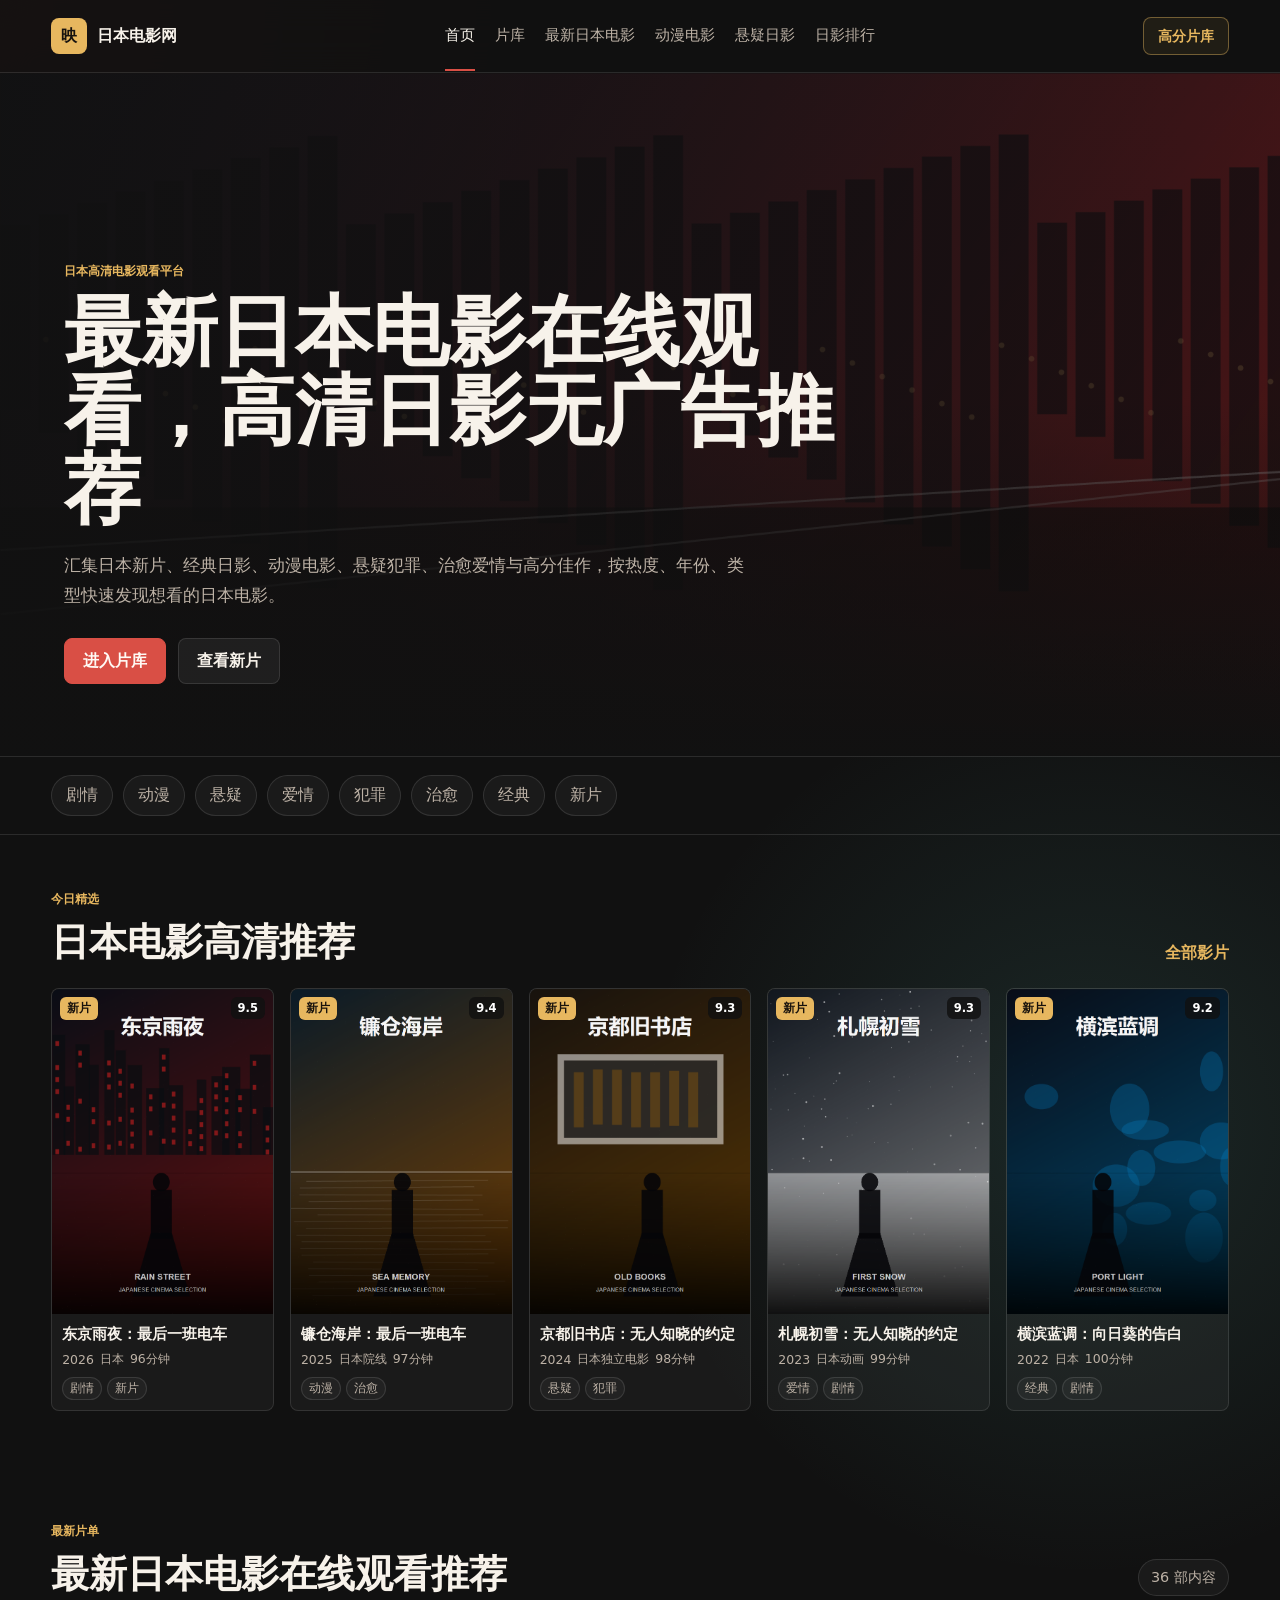
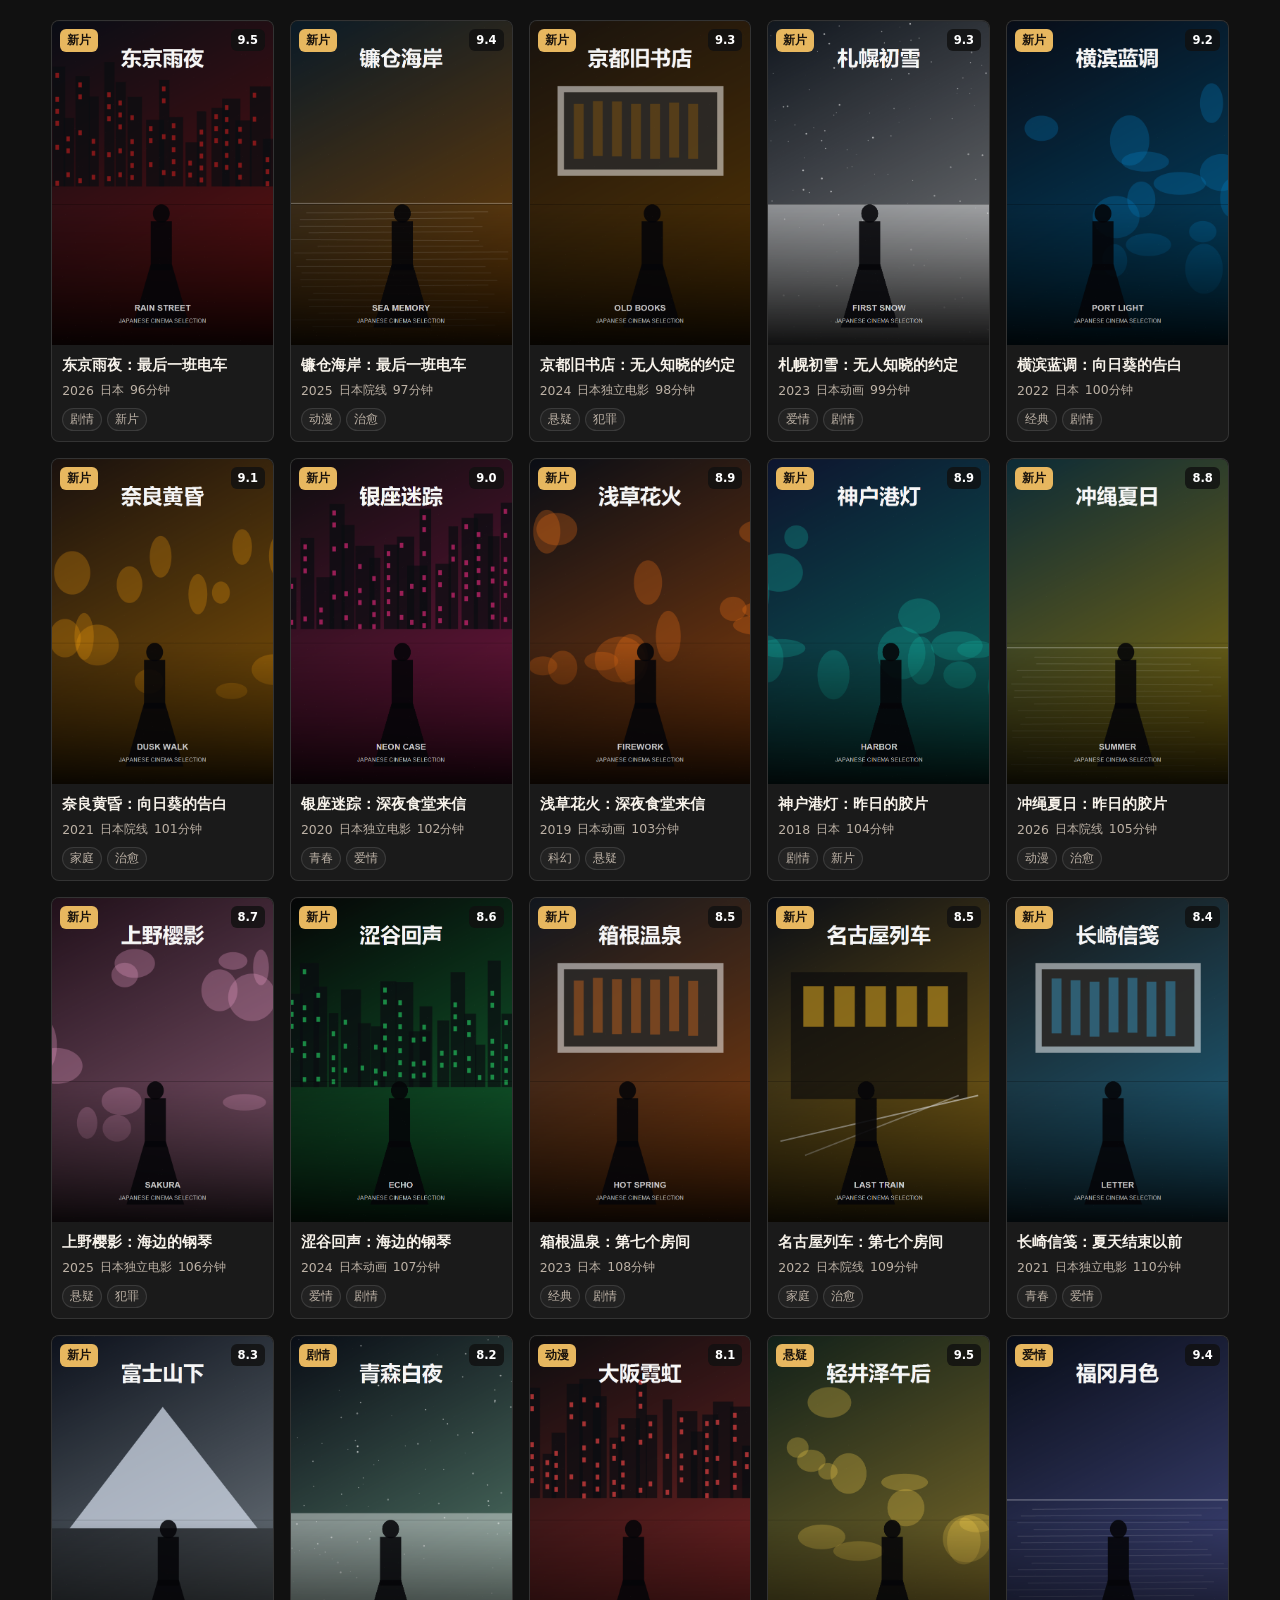
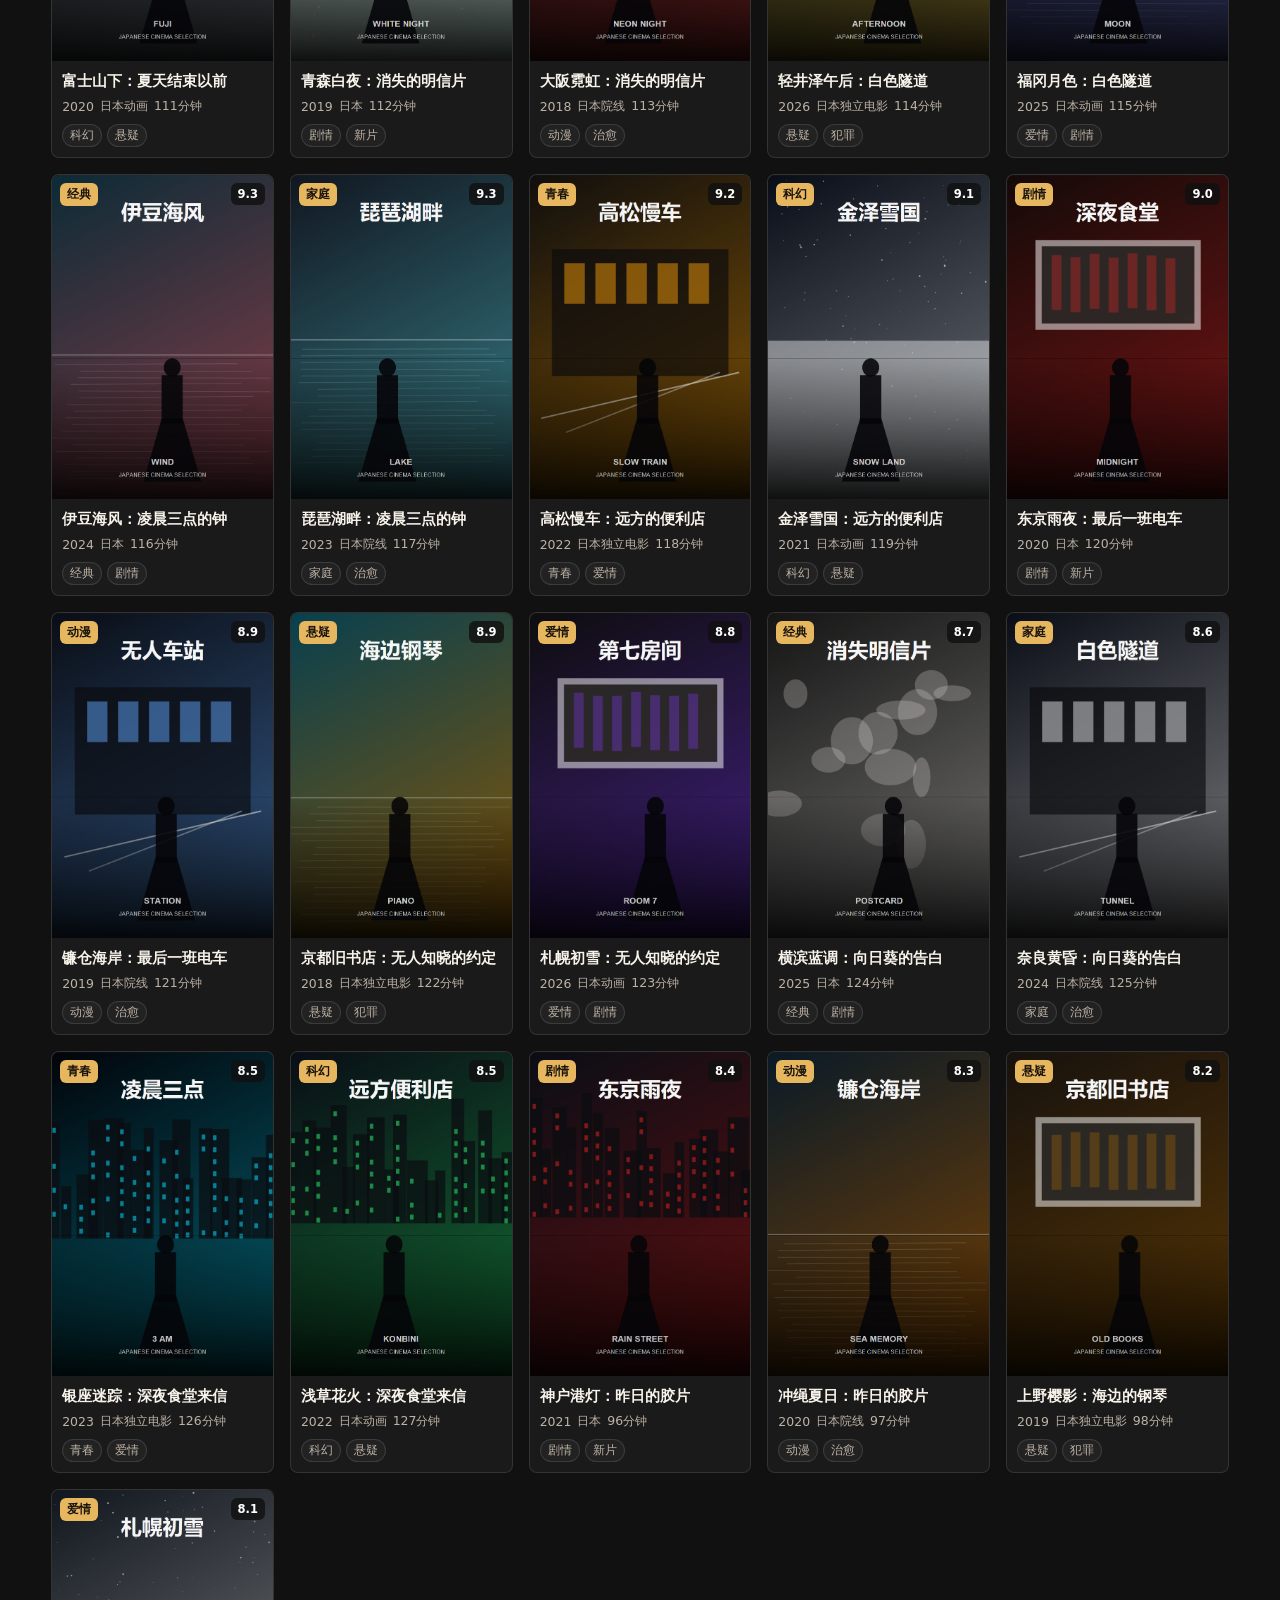
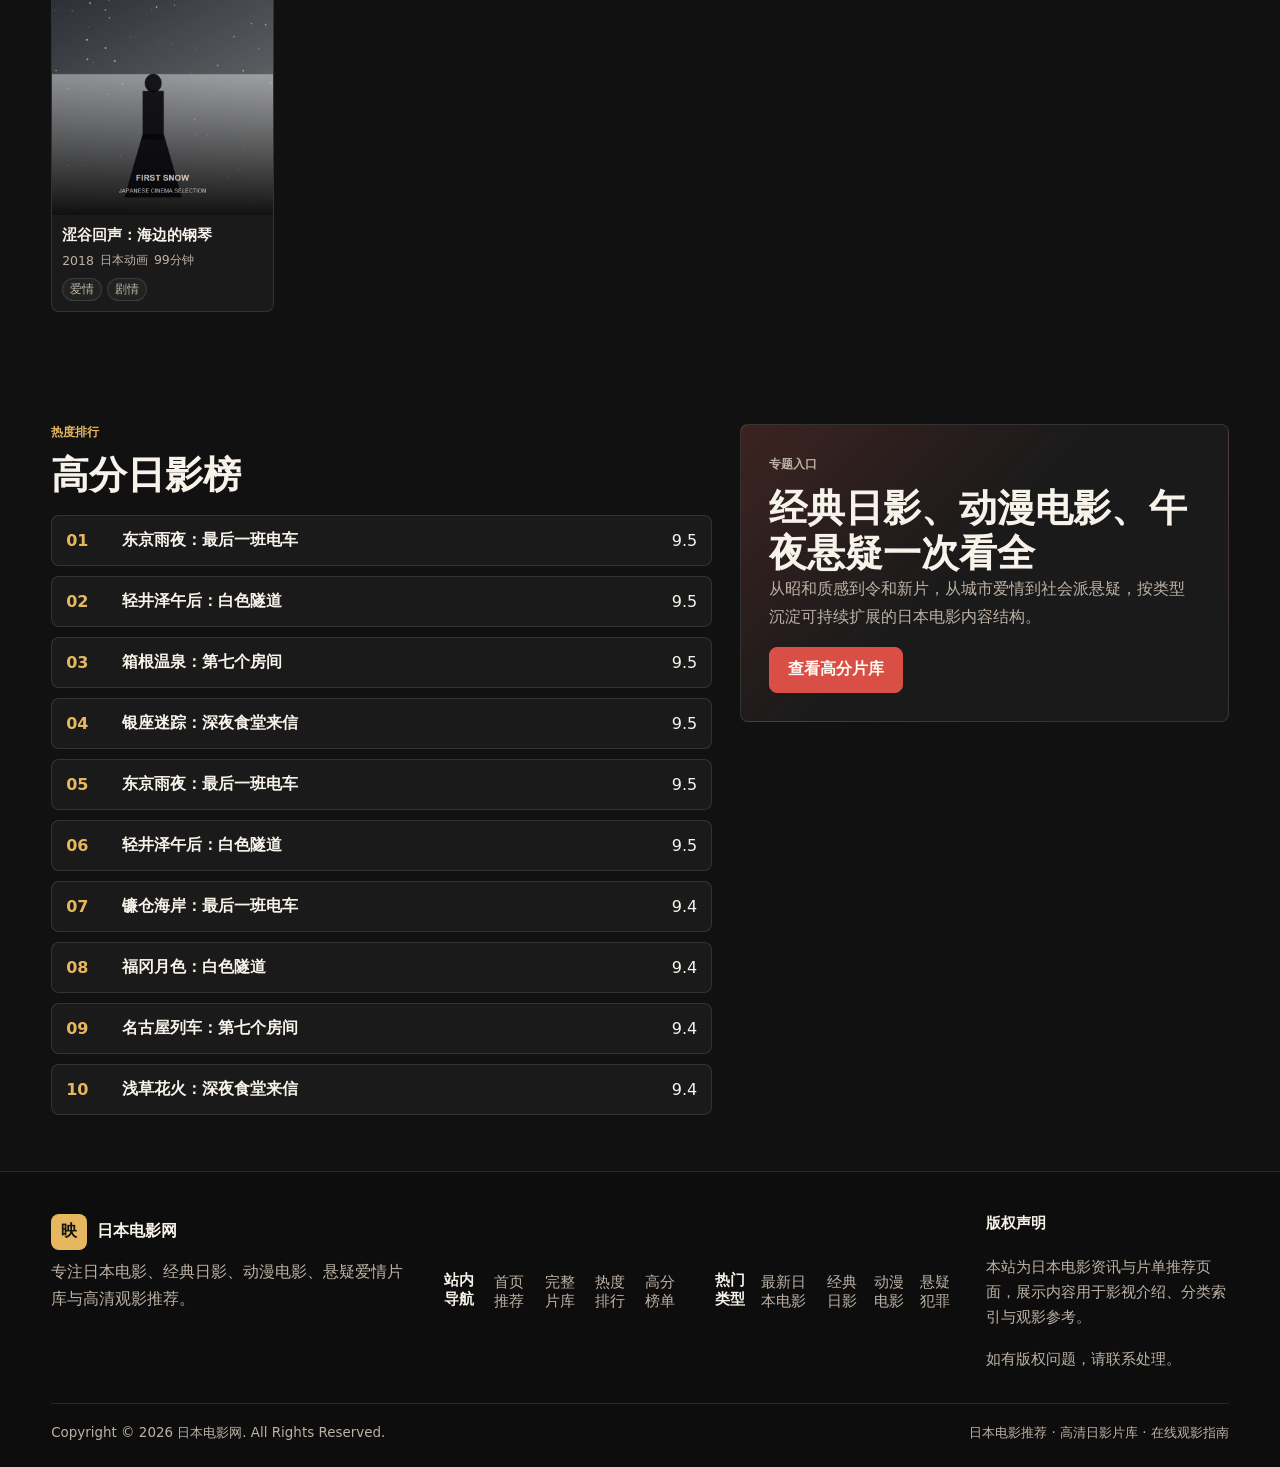
<file: index.html>
<!doctype html>
<html lang="zh-CN">
  <head>
    <meta charset="UTF-8" />
    <meta name="viewport" content="width=device-width, initial-scale=1.0" />
    <title>日本电影网 - 最新日本电影、经典日影、动漫电影在线观看推荐</title>
    <meta
      name="description"
      content="日本电影网精选最新日本电影、经典日影、动漫电影、悬疑电影、爱情电影和高分日本电影在线观看推荐，提供高清片库、剧情简介、演员导演、类型排行与观影指南。"
    />
    <meta
      name="keywords"
      content="日本电影,日本电影网,日本电影在线观看,日本电影推荐,最新日本电影,高清日本电影,经典日影,动漫电影,日本悬疑电影,日本爱情电影,日本电影片库,日影排行"
    />
    <link rel="canonical" href="./" />
    <link rel="stylesheet" href="./styles.css" />
  </head>
  <body data-page="home">
    <header class="site-header">
      <div class="header-inner">
        <a class="brand" href="./index.html" aria-label="日本电影网首页">
          <span class="brand-mark">映</span>
          <span>日本电影网</span>
        </a>
        <nav class="nav-links" aria-label="主导航">
          <a class="active" href="./index.html">首页</a>
          <a href="./library.html">片库</a>
          <a href="./library.html?genre=新片">最新日本电影</a>
          <a href="./library.html?genre=动漫">动漫电影</a>
          <a href="./library.html?genre=悬疑">悬疑日影</a>
          <a href="#rank">日影排行</a>
        </nav>
        <a class="nav-cta" href="./library.html?sort=score">高分片库</a>
      </div>
    </header>

    <main>
      <section class="hero">
        <img src="./assets/hero.png" alt="日本电影高清推荐" />
        <div class="hero-copy">
          <p class="eyebrow">日本高清电影观看平台</p>
          <h1>最新日本电影在线观看，高清日影无广告推荐</h1>
          <p>
            汇集日本新片、经典日影、动漫电影、悬疑犯罪、治愈爱情与高分佳作，按热度、年份、类型快速发现想看的日本电影。
          </p>
          <div class="hero-actions">
            <a class="button primary" href="./library.html">进入片库</a>
            <a class="button ghost" href="#latest">查看新片</a>
          </div>
        </div>
      </section>

      <section class="quick-bar" aria-label="热门分类">
        <a href="./library.html?genre=剧情">剧情</a>
        <a href="./library.html?genre=动漫">动漫</a>
        <a href="./library.html?genre=悬疑">悬疑</a>
        <a href="./library.html?genre=爱情">爱情</a>
        <a href="./library.html?genre=犯罪">犯罪</a>
        <a href="./library.html?genre=治愈">治愈</a>
        <a href="./library.html?genre=经典">经典</a>
        <a href="./library.html?genre=新片">新片</a>
      </section>

      <section class="section">
        <div class="section-head">
          <div>
            <p class="eyebrow">今日精选</p>
            <h2>日本电影高清推荐</h2>
          </div>
          <a class="text-link" href="./library.html">全部影片</a>
        </div>
        <div class="feature-grid" id="featuredMovies"></div>
      </section>

      <section class="section" id="latest">
        <div class="section-head">
          <div>
            <p class="eyebrow">最新片单</p>
            <h2>最新日本电影在线观看推荐</h2>
          </div>
          <span class="count-label" id="homeCount">30+ 部内容</span>
        </div>
        <div class="movie-grid" id="homeMovies"></div>
      </section>

      <section class="section split" id="rank">
        <div>
          <div class="section-head compact">
            <div>
              <p class="eyebrow">热度排行</p>
              <h2>高分日影榜</h2>
            </div>
          </div>
          <ol class="rank-list" id="rankMovies"></ol>
        </div>
        <aside class="topic-panel">
          <p class="eyebrow">专题入口</p>
          <h2>经典日影、动漫电影、午夜悬疑一次看全</h2>
          <p>
            从昭和质感到令和新片，从城市爱情到社会派悬疑，按类型沉淀可持续扩展的日本电影内容结构。
          </p>
          <a class="button primary" href="./library.html?sort=score">查看高分片库</a>
        </aside>
      </section>
    </main>

    <footer class="site-footer">
      <div class="footer-grid">
        <div class="footer-brand">
          <a class="brand" href="./index.html" aria-label="日本电影网首页">
            <span class="brand-mark">映</span>
            <span>日本电影网</span>
          </a>
          <p>专注日本电影、经典日影、动漫电影、悬疑爱情片库与高清观影推荐。</p>
        </div>
        <nav class="footer-column" aria-label="底部导航">
          <strong>站内导航</strong>
          <a href="./index.html">首页推荐</a>
          <a href="./library.html">完整片库</a>
          <a href="./index.html#rank">热度排行</a>
          <a href="./library.html?sort=score">高分榜单</a>
        </nav>
        <nav class="footer-column" aria-label="热门类型">
          <strong>热门类型</strong>
          <a href="./library.html?genre=新片">最新日本电影</a>
          <a href="./library.html?genre=经典">经典日影</a>
          <a href="./library.html?genre=动漫">动漫电影</a>
          <a href="./library.html?genre=悬疑">悬疑犯罪</a>
        </nav>
        <div class="footer-column">
          <strong>版权声明</strong>
          <p>本站为日本电影资讯与片单推荐页面，展示内容用于影视介绍、分类索引与观影参考。</p>
          <p>如有版权问题，请联系处理。</p>
        </div>
      </div>
      <div class="footer-bottom">
        <span>Copyright © 2026 日本电影网. All Rights Reserved.</span>
        <span>日本电影推荐 · 高清日影片库 · 在线观影指南</span>
      </div>
    </footer>

    <script src="./app.js"></script>
  </body>
</html>
</file>
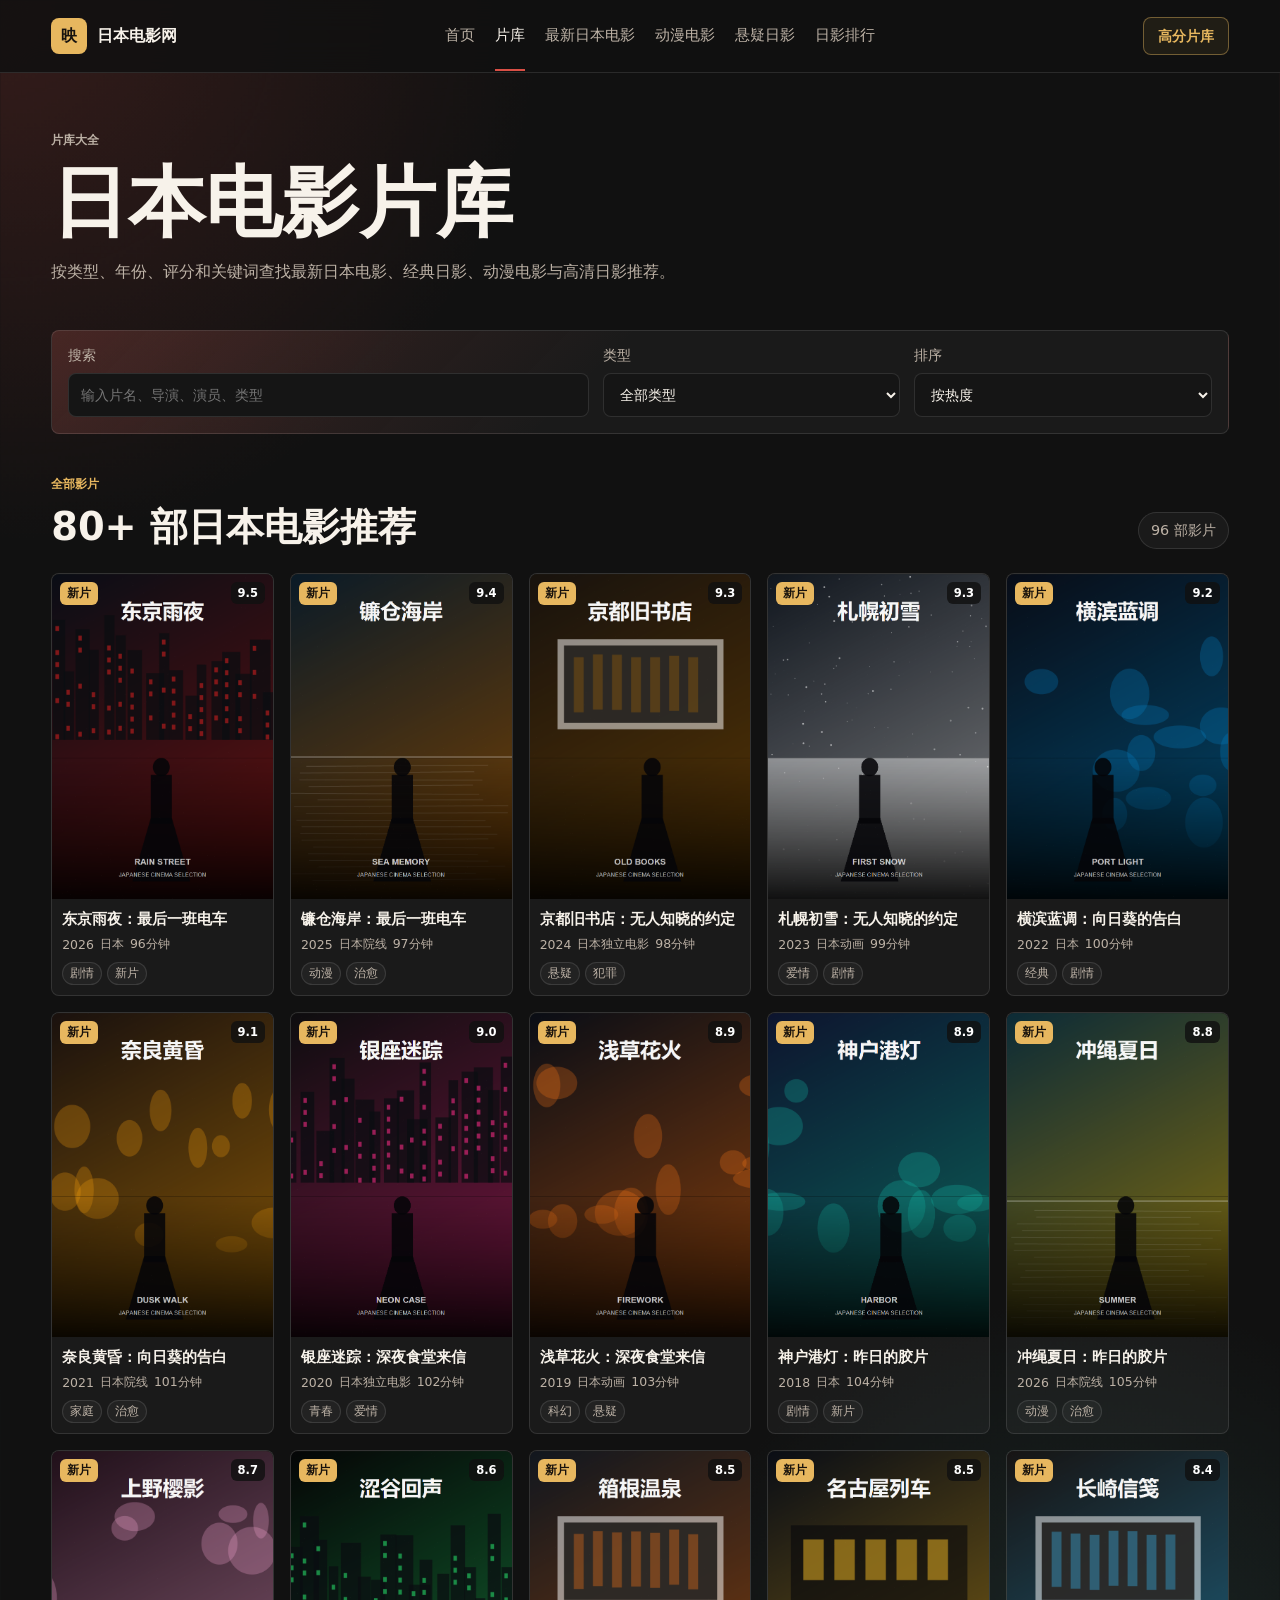
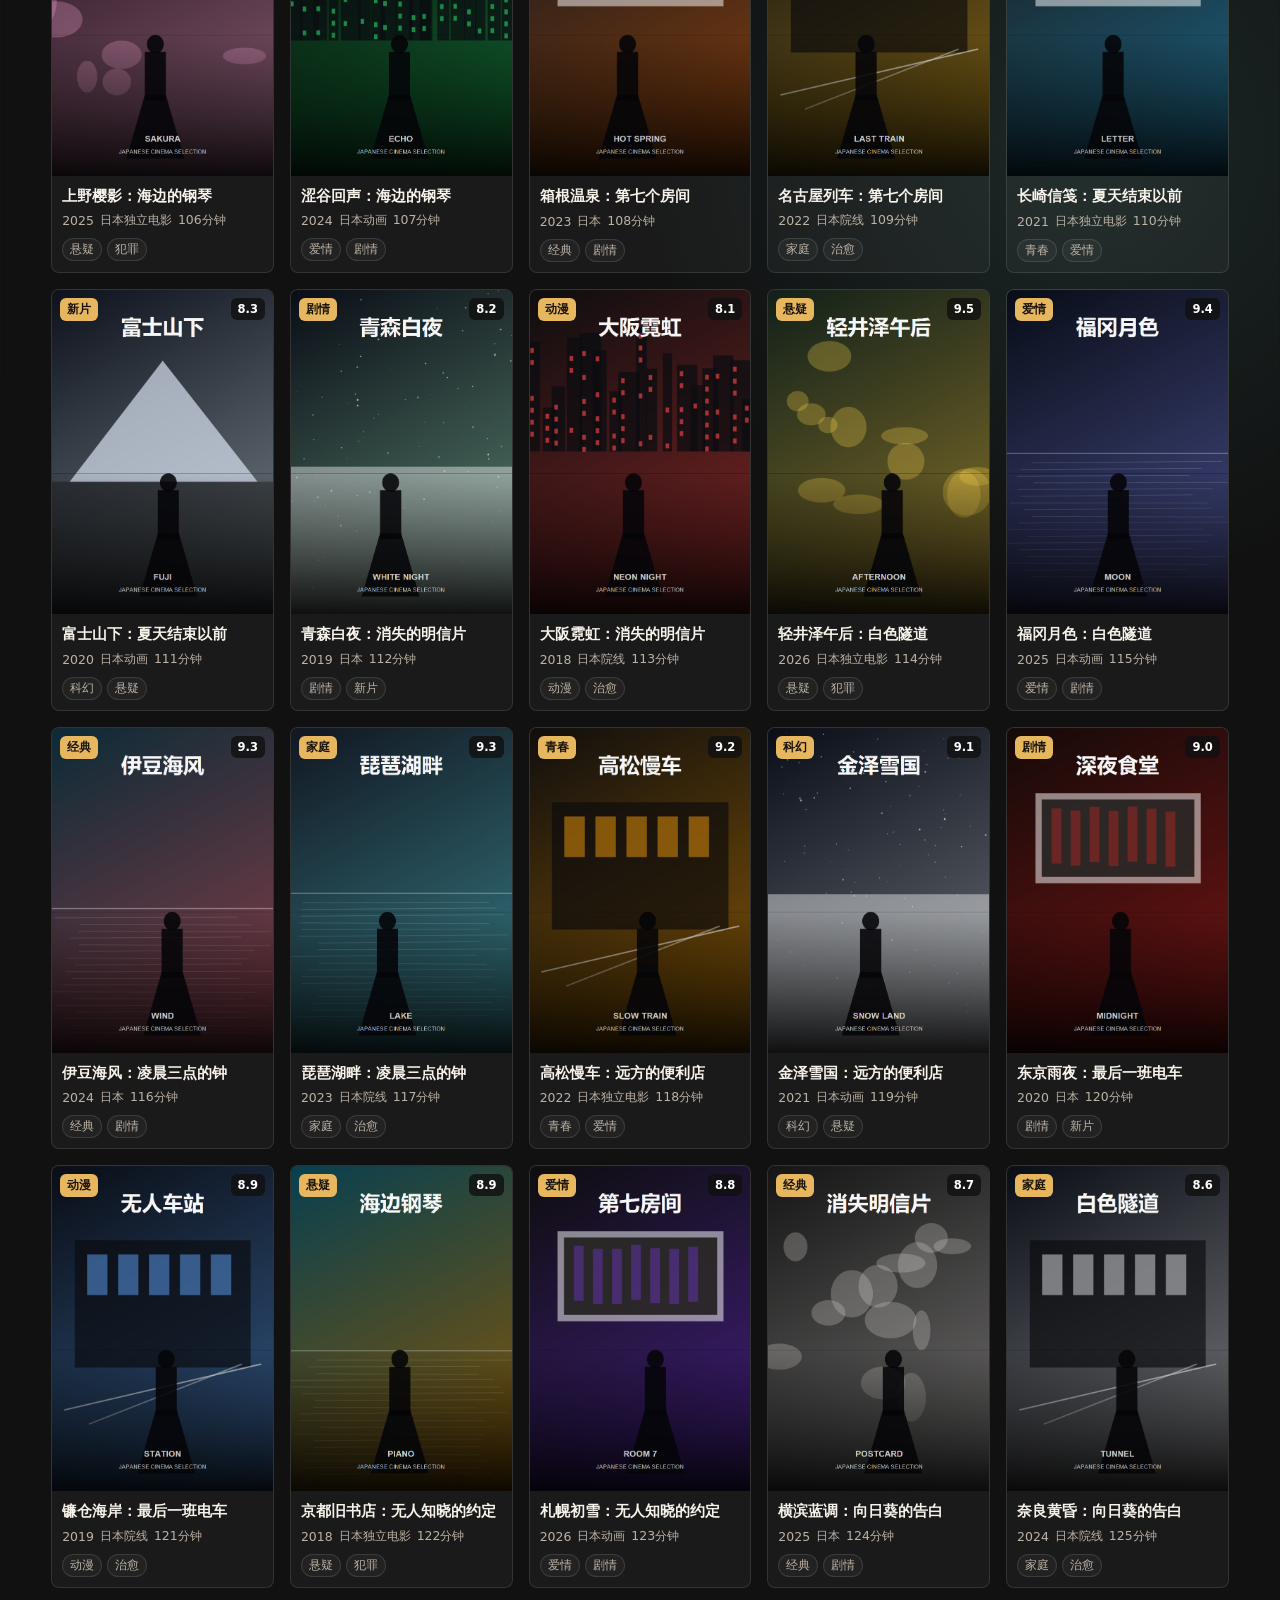
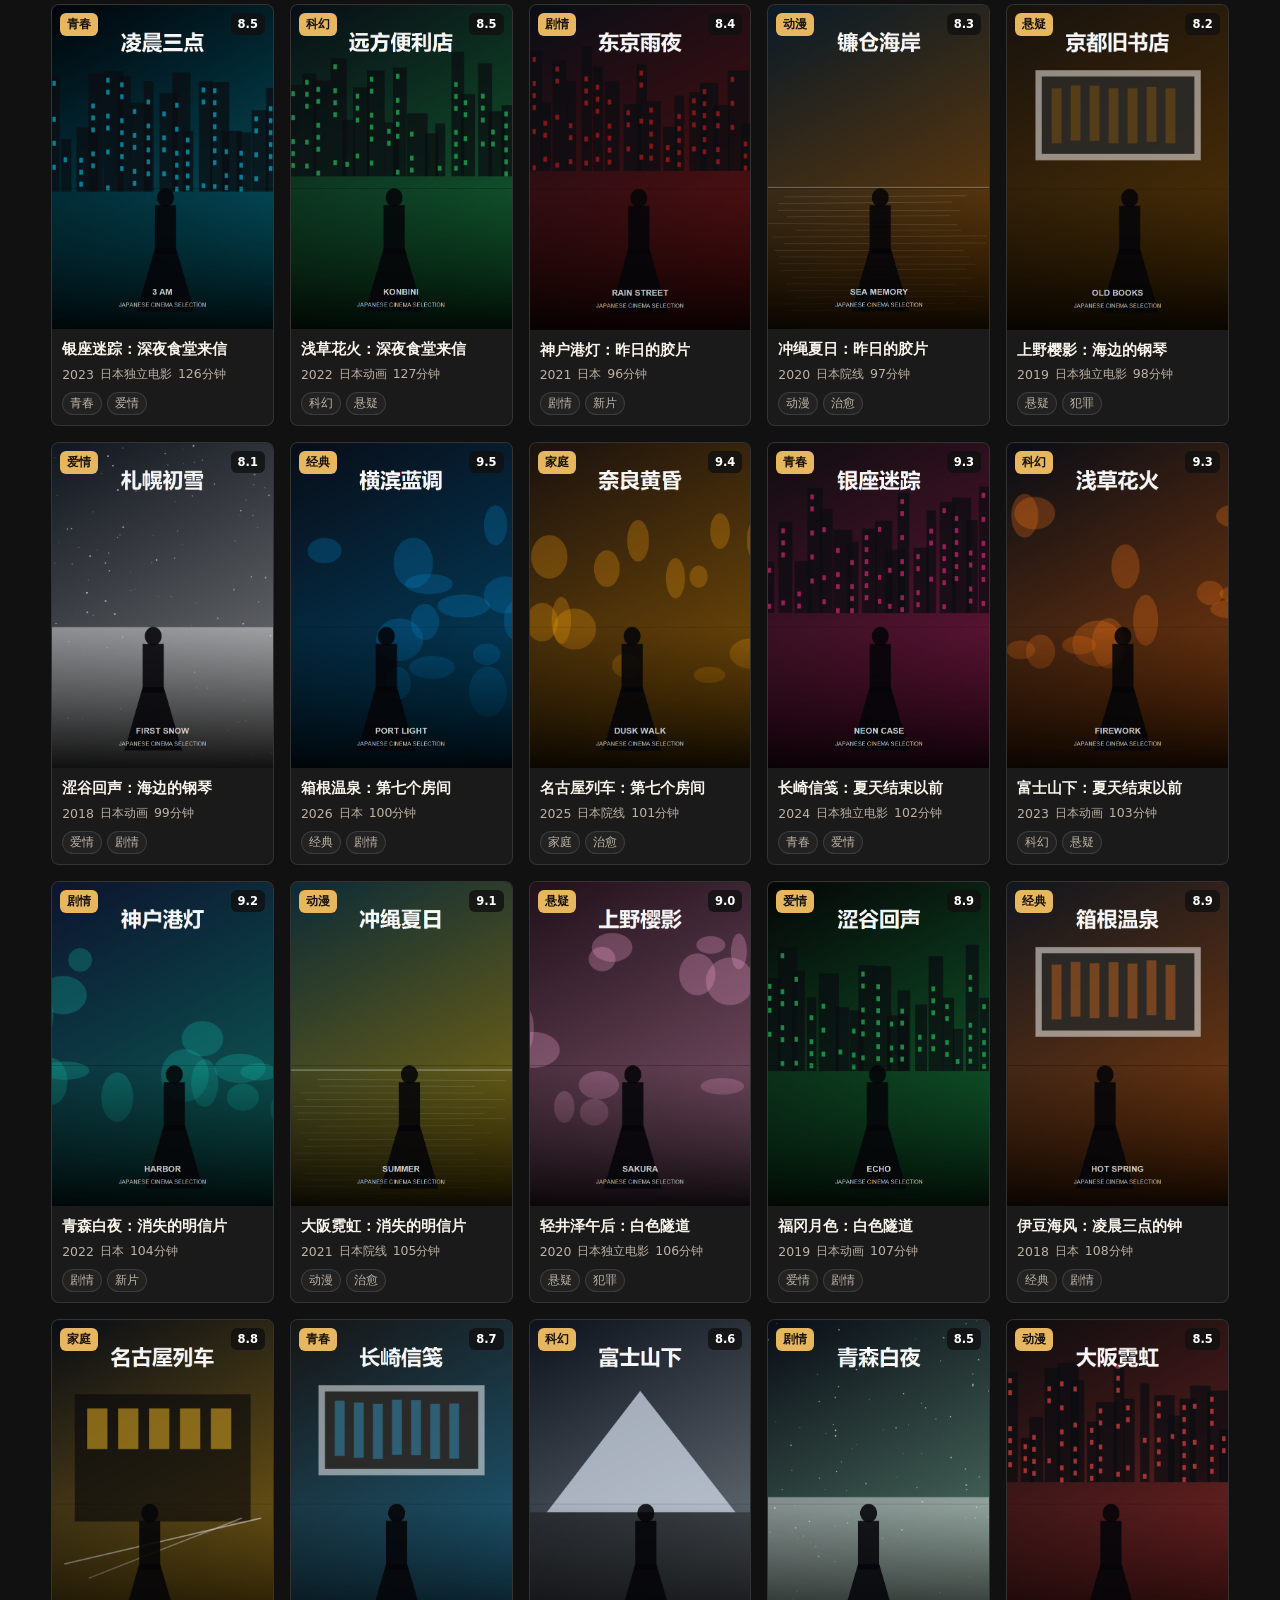
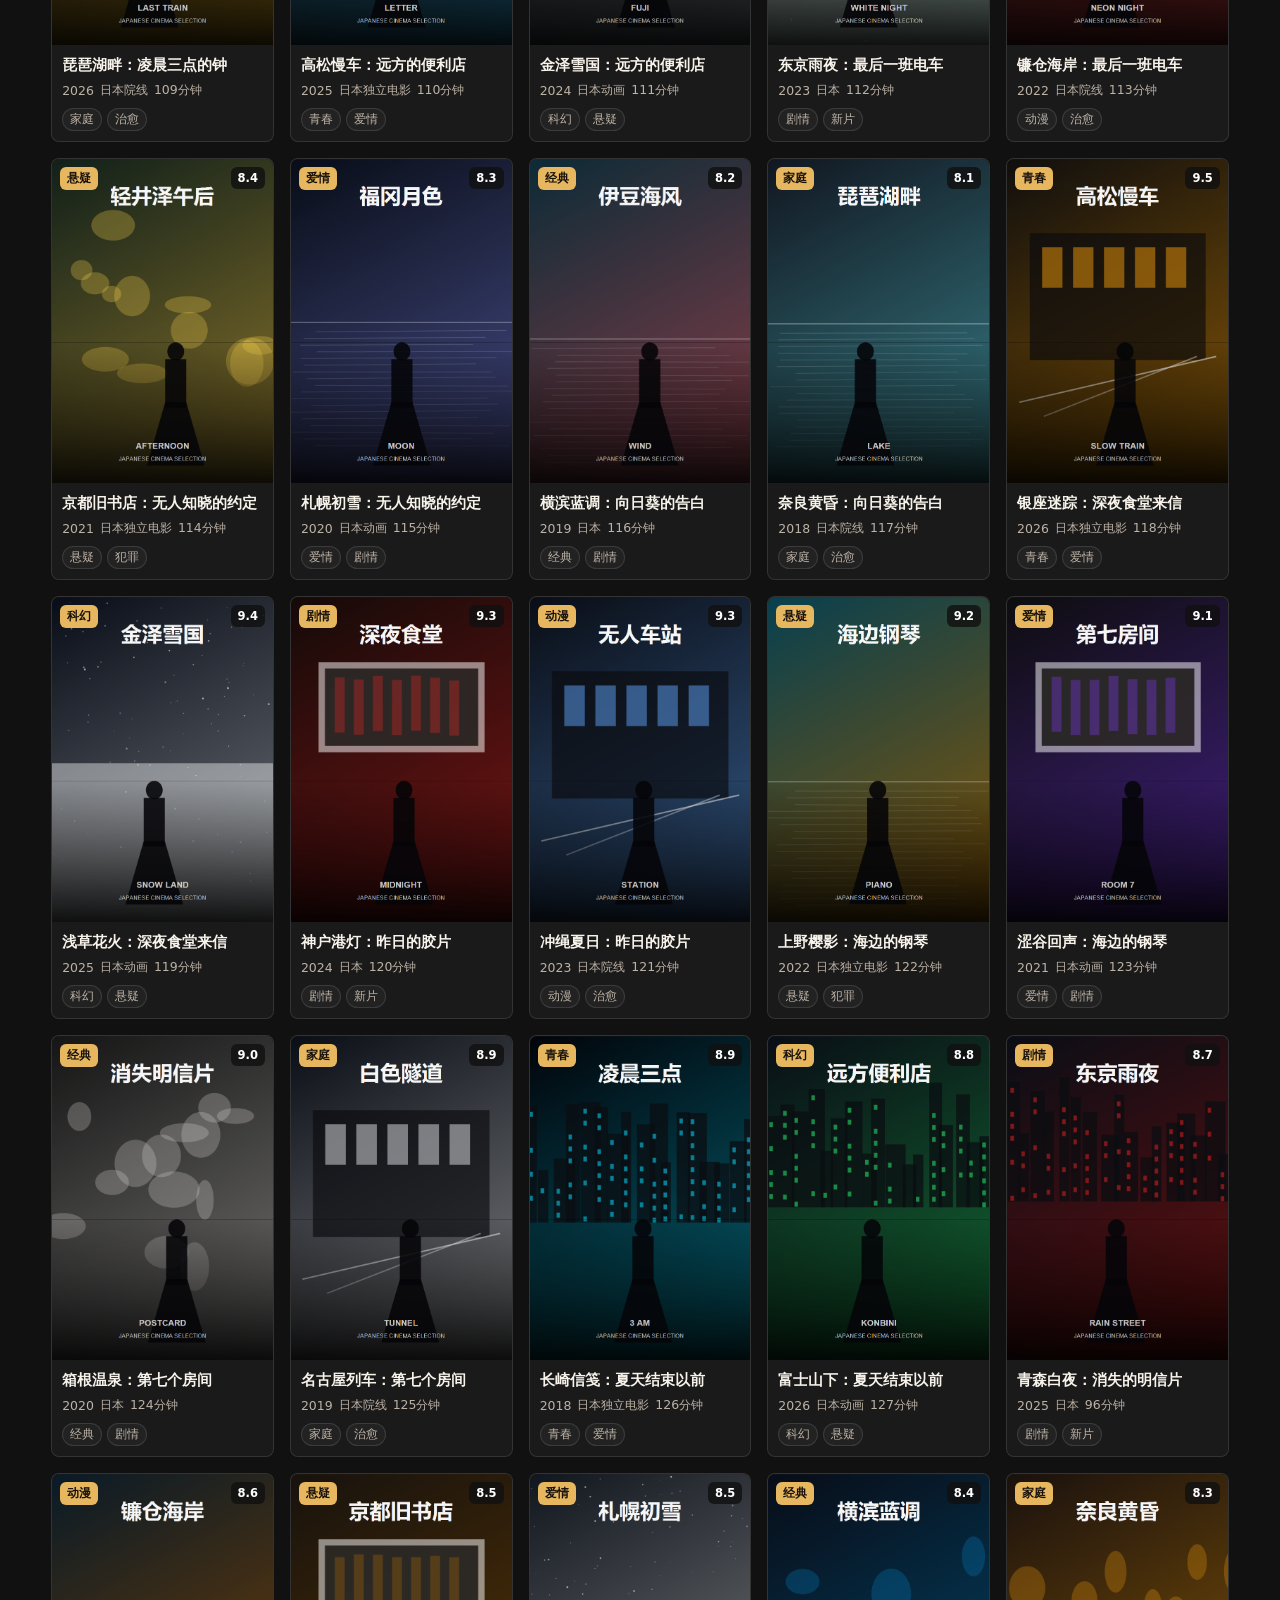
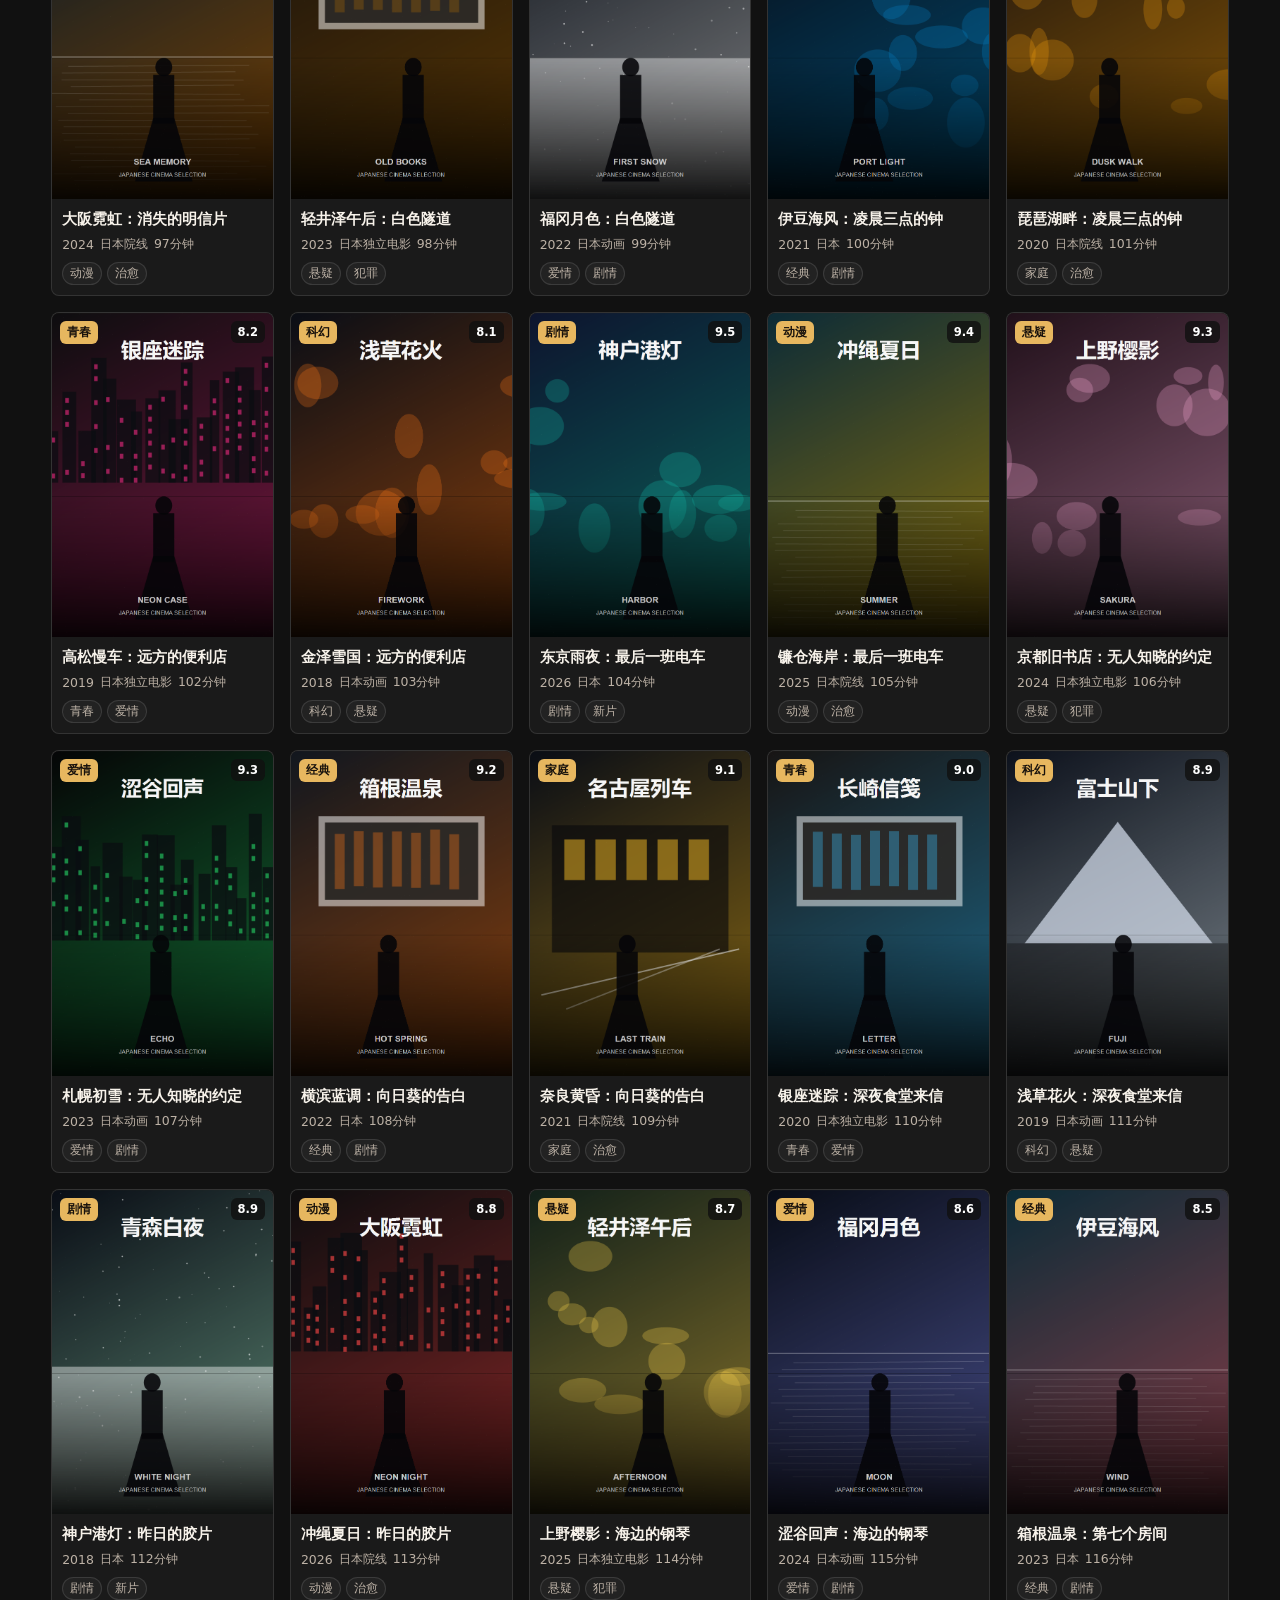
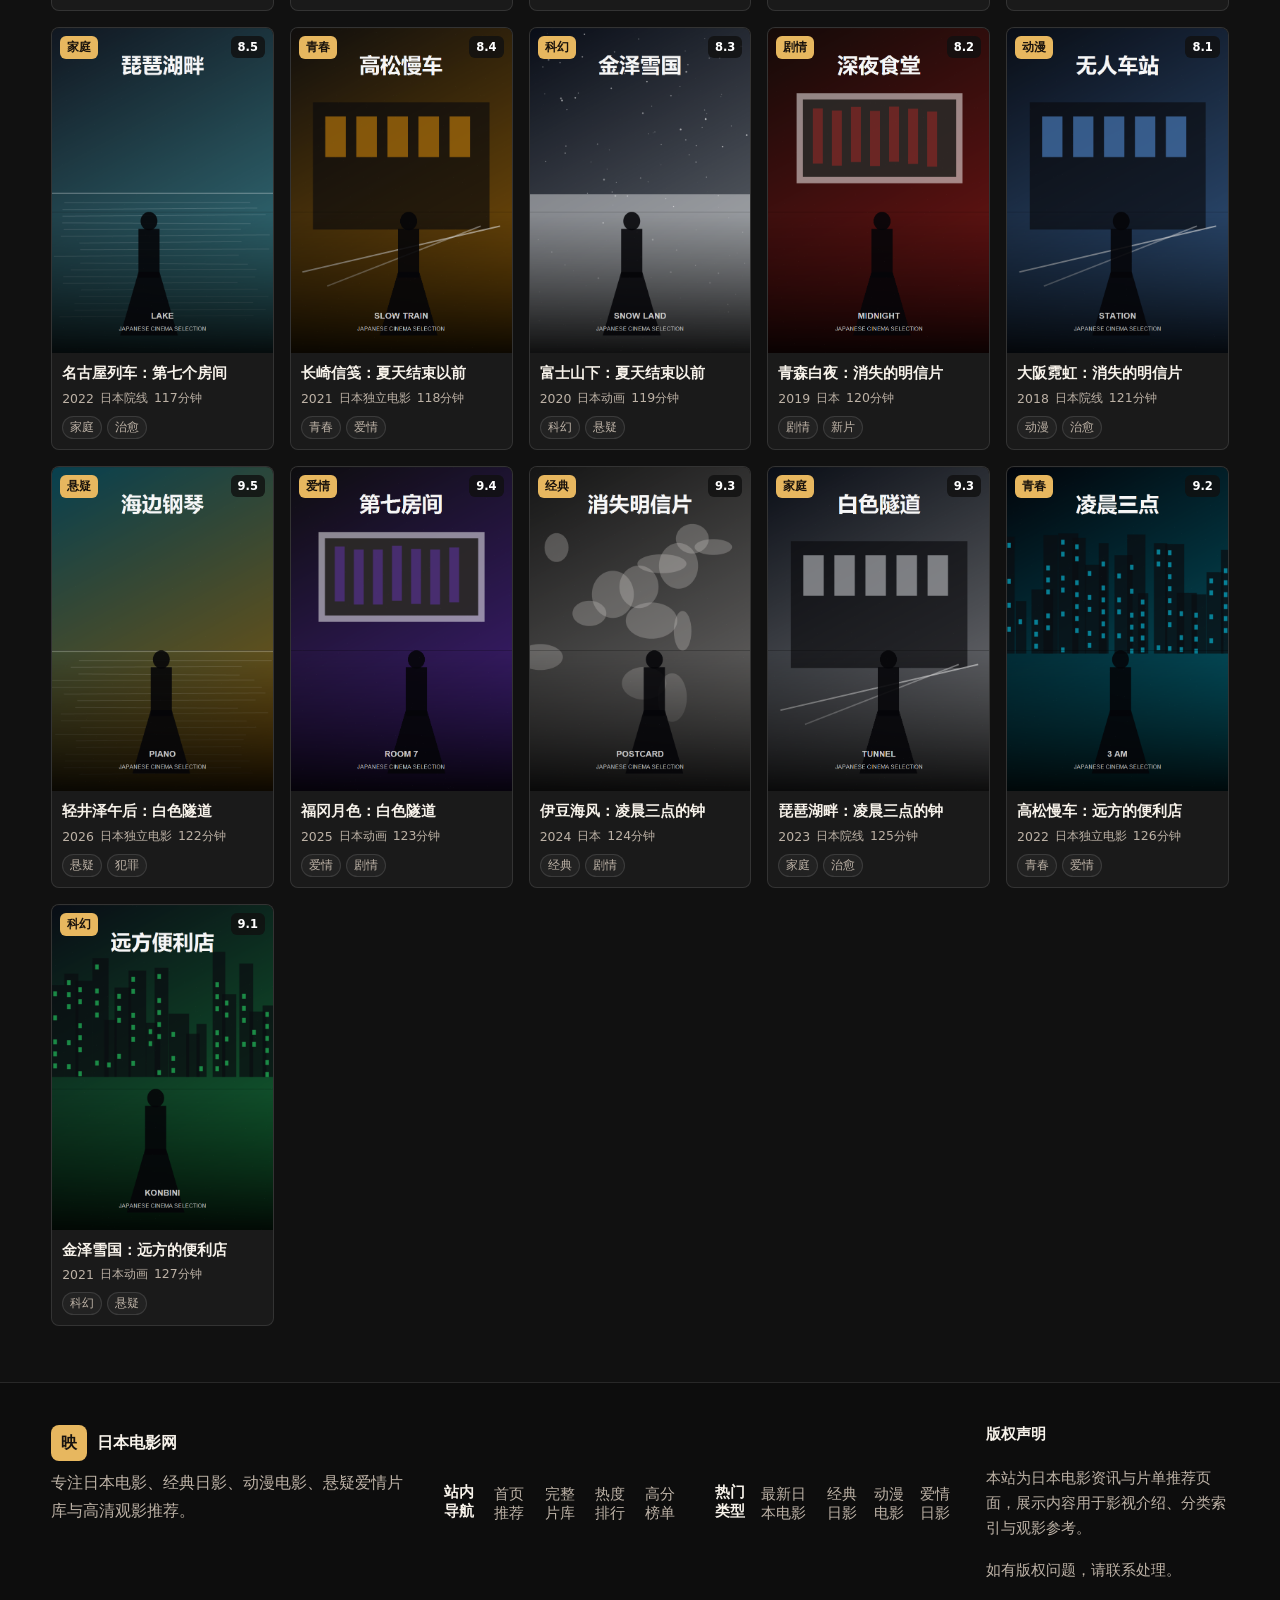
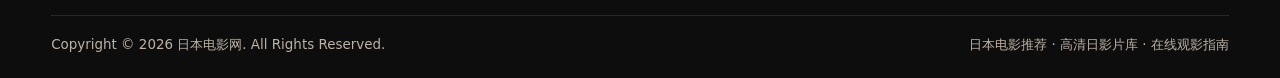
<file: library.html>
<!doctype html>
<html lang="zh-CN">
  <head>
    <meta charset="UTF-8" />
    <meta name="viewport" content="width=device-width, initial-scale=1.0" />
    <title>日本电影片库 - 80+ 最新日本电影、经典日影、动漫电影在线观看推荐</title>
    <meta
      name="description"
      content="日本电影片库收录80+部最新日本电影、经典日影、动漫电影、悬疑犯罪、爱情治愈和高分日影推荐，支持类型筛选、关键词搜索与评分排序。"
    />
    <meta
      name="keywords"
      content="日本电影片库,日本电影大全,日本电影在线,日本电影推荐,80部日本电影,经典日影片库,日本动漫电影,日本悬疑电影,日本爱情电影,高清日影"
    />
    <link rel="stylesheet" href="./styles.css" />
  </head>
  <body data-page="library">
    <header class="site-header">
      <div class="header-inner">
        <a class="brand" href="./index.html" aria-label="日本电影网首页">
          <span class="brand-mark">映</span>
          <span>日本电影网</span>
        </a>
        <nav class="nav-links" aria-label="主导航">
          <a href="./index.html">首页</a>
          <a class="active" href="./library.html">片库</a>
          <a href="./library.html?genre=新片">最新日本电影</a>
          <a href="./library.html?genre=动漫">动漫电影</a>
          <a href="./library.html?genre=悬疑">悬疑日影</a>
          <a href="./index.html#rank">日影排行</a>
        </nav>
        <a class="nav-cta" href="./library.html?sort=score">高分片库</a>
      </div>
    </header>

    <main>
      <section class="page-title">
        <p class="eyebrow">片库大全</p>
        <h1>日本电影片库</h1>
        <p>按类型、年份、评分和关键词查找最新日本电影、经典日影、动漫电影与高清日影推荐。</p>
      </section>

      <section class="toolbar" aria-label="片库筛选">
        <label>
          <span>搜索</span>
          <input id="searchInput" type="search" placeholder="输入片名、导演、演员、类型" />
        </label>
        <label>
          <span>类型</span>
          <select id="genreSelect">
            <option value="">全部类型</option>
          </select>
        </label>
        <label>
          <span>排序</span>
          <select id="sortSelect">
            <option value="hot">按热度</option>
            <option value="score">按评分</option>
            <option value="year">按年份</option>
          </select>
        </label>
      </section>

      <section class="section flush">
        <div class="section-head">
          <div>
            <p class="eyebrow">全部影片</p>
            <h2 id="libraryTitle">80+ 部日本电影推荐</h2>
          </div>
          <span class="count-label" id="libraryCount"></span>
        </div>
        <div class="movie-grid library-grid" id="libraryMovies"></div>
      </section>
    </main>

    <footer class="site-footer">
      <div class="footer-grid">
        <div class="footer-brand">
          <a class="brand" href="./index.html" aria-label="日本电影网首页">
            <span class="brand-mark">映</span>
            <span>日本电影网</span>
          </a>
          <p>专注日本电影、经典日影、动漫电影、悬疑爱情片库与高清观影推荐。</p>
        </div>
        <nav class="footer-column" aria-label="底部导航">
          <strong>站内导航</strong>
          <a href="./index.html">首页推荐</a>
          <a href="./library.html">完整片库</a>
          <a href="./index.html#rank">热度排行</a>
          <a href="./library.html?sort=score">高分榜单</a>
        </nav>
        <nav class="footer-column" aria-label="热门类型">
          <strong>热门类型</strong>
          <a href="./library.html?genre=新片">最新日本电影</a>
          <a href="./library.html?genre=经典">经典日影</a>
          <a href="./library.html?genre=动漫">动漫电影</a>
          <a href="./library.html?genre=爱情">爱情日影</a>
        </nav>
        <div class="footer-column">
          <strong>版权声明</strong>
          <p>本站为日本电影资讯与片单推荐页面，展示内容用于影视介绍、分类索引与观影参考。</p>
          <p>如有版权问题，请联系处理。</p>
        </div>
      </div>
      <div class="footer-bottom">
        <span>Copyright © 2026 日本电影网. All Rights Reserved.</span>
        <span>日本电影推荐 · 高清日影片库 · 在线观影指南</span>
      </div>
    </footer>

    <script src="./app.js"></script>
  </body>
</html>
</file>
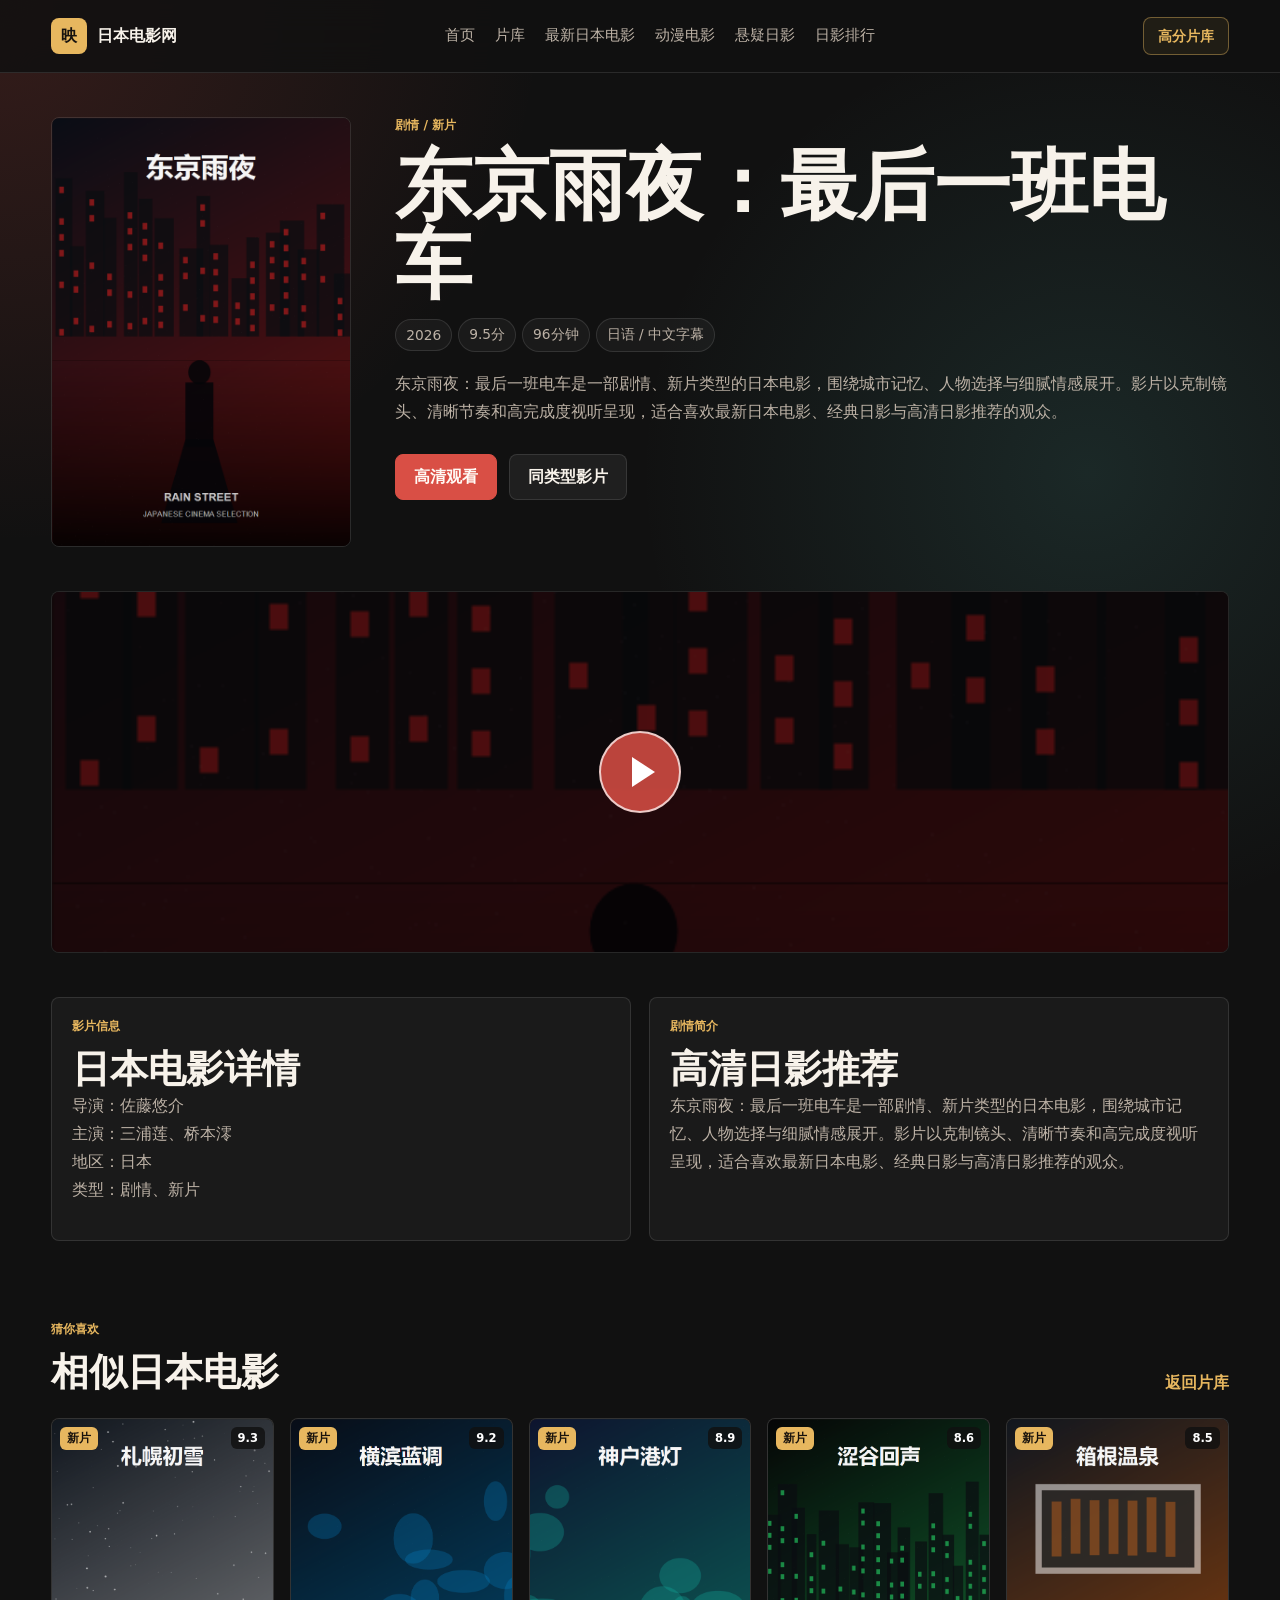
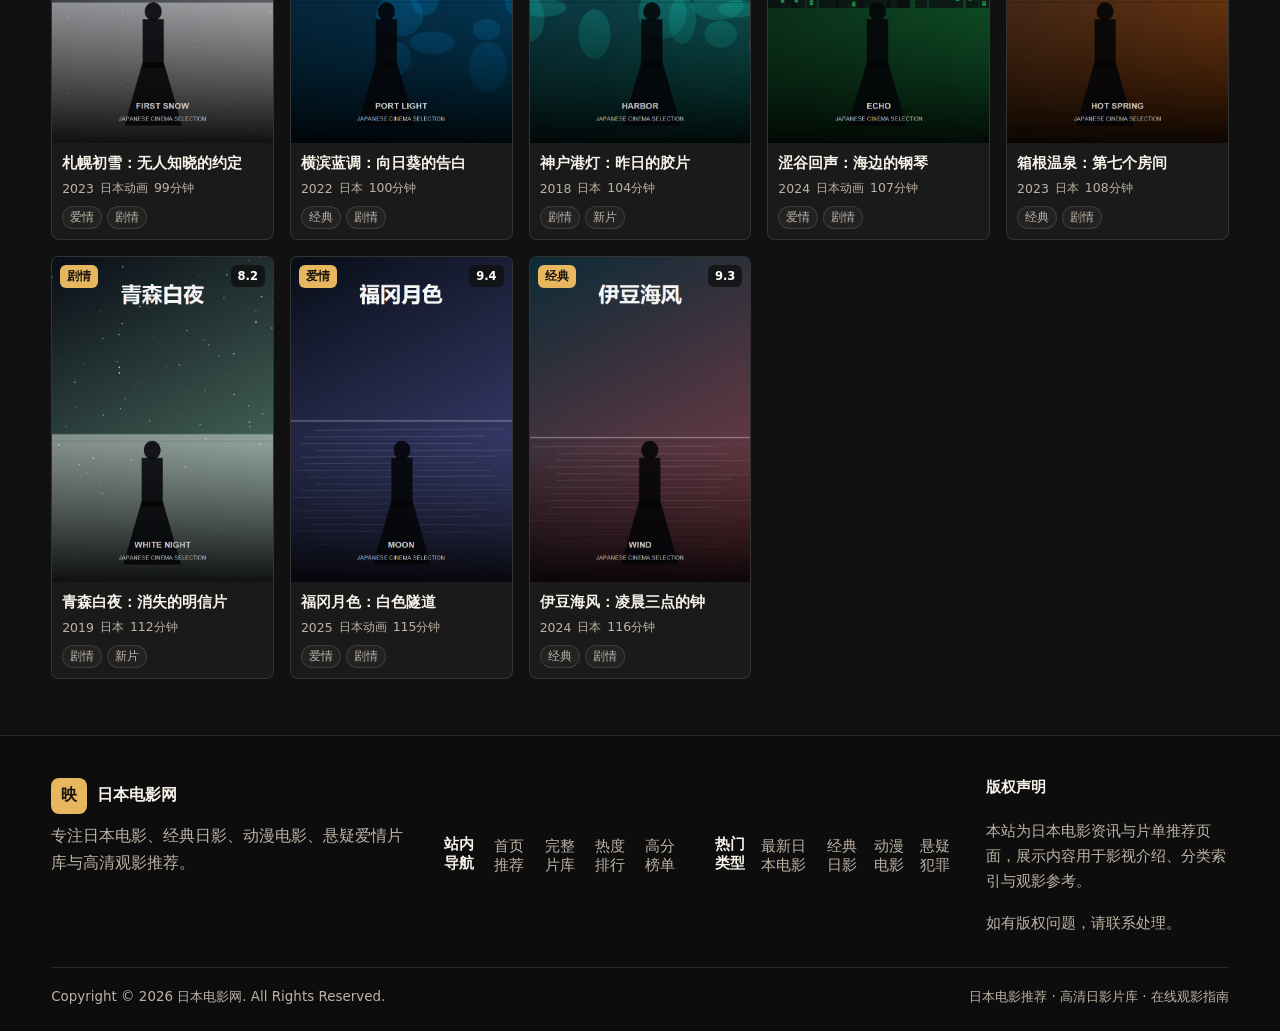
<file: movie.html>
<!doctype html>
<html lang="zh-CN">
  <head>
    <meta charset="UTF-8" />
    <meta name="viewport" content="width=device-width, initial-scale=1.0" />
    <title>日本电影详情 - 高清日本电影在线观看推荐</title>
    <meta
      name="description"
      content="查看日本电影详情、剧情简介、导演演员、类型标签、高清观影推荐与相似日本电影。"
    />
    <meta
      name="keywords"
      content="日本电影详情,日本电影在线观看,日本电影剧情,日本电影演员,日本电影导演,高清日影,日影推荐"
    />
    <link rel="stylesheet" href="./styles.css" />
  </head>
  <body data-page="movie">
    <header class="site-header">
      <div class="header-inner">
        <a class="brand" href="./index.html" aria-label="日本电影网首页">
          <span class="brand-mark">映</span>
          <span>日本电影网</span>
        </a>
        <nav class="nav-links" aria-label="主导航">
          <a href="./index.html">首页</a>
          <a href="./library.html">片库</a>
          <a href="./library.html?genre=新片">最新日本电影</a>
          <a href="./library.html?genre=动漫">动漫电影</a>
          <a href="./library.html?genre=悬疑">悬疑日影</a>
          <a href="./index.html#rank">日影排行</a>
        </nav>
        <a class="nav-cta" href="./library.html?sort=score">高分片库</a>
      </div>
    </header>

    <main id="movieDetail"></main>

    <footer class="site-footer">
      <div class="footer-grid">
        <div class="footer-brand">
          <a class="brand" href="./index.html" aria-label="日本电影网首页">
            <span class="brand-mark">映</span>
            <span>日本电影网</span>
          </a>
          <p>专注日本电影、经典日影、动漫电影、悬疑爱情片库与高清观影推荐。</p>
        </div>
        <nav class="footer-column" aria-label="底部导航">
          <strong>站内导航</strong>
          <a href="./index.html">首页推荐</a>
          <a href="./library.html">完整片库</a>
          <a href="./index.html#rank">热度排行</a>
          <a href="./library.html?sort=score">高分榜单</a>
        </nav>
        <nav class="footer-column" aria-label="热门类型">
          <strong>热门类型</strong>
          <a href="./library.html?genre=新片">最新日本电影</a>
          <a href="./library.html?genre=经典">经典日影</a>
          <a href="./library.html?genre=动漫">动漫电影</a>
          <a href="./library.html?genre=悬疑">悬疑犯罪</a>
        </nav>
        <div class="footer-column">
          <strong>版权声明</strong>
          <p>本站为日本电影资讯与片单推荐页面，展示内容用于影视介绍、分类索引与观影参考。</p>
          <p>如有版权问题，请联系处理。</p>
        </div>
      </div>
      <div class="footer-bottom">
        <span>Copyright © 2026 日本电影网. All Rights Reserved.</span>
        <span>日本电影推荐 · 高清日影片库 · 在线观影指南</span>
      </div>
    </footer>

    <script src="./app.js"></script>
  </body>
</html>
</file>
<file: styles.css>
:root {
  color-scheme: dark;
  font-family:
    "Microsoft YaHei UI", "PingFang SC", "Noto Sans SC", system-ui, sans-serif;
  color: #f7f2ea;
  background: #111111;
  --bg: #111111;
  --panel: #1b1b1b;
  --panel-soft: #23201d;
  --line: rgba(255, 255, 255, 0.11);
  --text: #f7f2ea;
  --muted: #bdb2a6;
  --accent: #d94f45;
  --gold: #e7b75f;
  --teal: #57b6ad;
}

* {
  box-sizing: border-box;
}

html {
  scroll-behavior: smooth;
}

body {
  margin: 0;
  min-height: 100vh;
  background:
    radial-gradient(circle at top left, rgba(217, 79, 69, 0.18), transparent 34rem),
    radial-gradient(circle at 85% 18%, rgba(87, 182, 173, 0.14), transparent 28rem),
    var(--bg);
}

a {
  color: inherit;
  text-decoration: none;
}

img {
  display: block;
  max-width: 100%;
}

.site-header {
  position: sticky;
  top: 0;
  z-index: 20;
  min-height: 72px;
  padding: 0 clamp(16px, 4vw, 56px);
  border-bottom: 1px solid var(--line);
  background: rgba(17, 17, 17, 0.86);
  backdrop-filter: blur(18px);
}

.header-inner {
  width: min(1440px, 100%);
  min-height: 72px;
  display: grid;
  grid-template-columns: auto minmax(0, 1fr) auto;
  align-items: center;
  gap: 26px;
  margin: 0 auto;
}

.brand,
.nav-links,
.hero-actions,
.quick-bar,
.meta-row,
.tags,
.site-footer nav {
  display: flex;
  align-items: center;
}

.brand {
  gap: 10px;
  font-weight: 850;
  white-space: nowrap;
}

.brand-mark {
  display: grid;
  place-items: center;
  width: 36px;
  height: 36px;
  border-radius: 8px;
  color: #16120f;
  background: var(--gold);
}

.nav-links {
  justify-content: center;
  gap: clamp(10px, 1.55vw, 24px);
  color: var(--muted);
  font-size: 0.92rem;
  white-space: nowrap;
  overflow-x: auto;
}

.nav-links a {
  padding: 24px 0;
  border-bottom: 2px solid transparent;
}

.nav-links a.active,
.nav-links a:hover {
  color: var(--text);
  border-color: var(--accent);
}

.nav-cta {
  display: inline-flex;
  align-items: center;
  justify-content: center;
  min-height: 38px;
  padding: 0 14px;
  border: 1px solid rgba(231, 183, 95, 0.42);
  border-radius: 8px;
  color: var(--gold);
  font-size: 0.88rem;
  font-weight: 800;
  white-space: nowrap;
  background: rgba(231, 183, 95, 0.08);
}

.hero {
  position: relative;
  min-height: min(76vh, 760px);
  display: grid;
  align-items: end;
  overflow: hidden;
  border-bottom: 1px solid var(--line);
}

.hero img {
  position: absolute;
  inset: 0;
  width: 100%;
  height: 100%;
  object-fit: cover;
  opacity: 0.72;
}

.hero::after {
  content: "";
  position: absolute;
  inset: 0;
  background:
    linear-gradient(90deg, rgba(17, 17, 17, 0.92), rgba(17, 17, 17, 0.36)),
    linear-gradient(0deg, #111111, transparent 52%);
}

.hero-copy {
  position: relative;
  z-index: 1;
  width: min(920px, 100%);
  padding: 112px clamp(18px, 5vw, 72px) 72px;
}

.eyebrow {
  margin: 0 0 12px;
  color: var(--gold);
  font-size: 0.78rem;
  font-weight: 850;
  letter-spacing: 0;
  text-transform: uppercase;
}

h1,
h2,
h3,
p {
  margin-top: 0;
}

h1 {
  max-width: 880px;
  margin-bottom: 20px;
  font-size: clamp(2.35rem, 6vw, 5.85rem);
  line-height: 1.03;
  letter-spacing: 0;
}

h2 {
  margin-bottom: 0;
  font-size: clamp(1.55rem, 3vw, 2.4rem);
  line-height: 1.15;
  letter-spacing: 0;
}

.hero-copy p:not(.eyebrow),
.page-title p,
.topic-panel p,
.synopsis,
.site-footer p {
  color: var(--muted);
  line-height: 1.75;
}

.hero-copy p:not(.eyebrow) {
  max-width: 690px;
  font-size: 1.08rem;
}

.hero-actions {
  gap: 12px;
  flex-wrap: wrap;
  margin-top: 28px;
}

.button {
  display: inline-flex;
  align-items: center;
  justify-content: center;
  min-height: 46px;
  padding: 0 18px;
  border: 1px solid var(--line);
  border-radius: 8px;
  font-weight: 800;
}

.button.primary {
  border-color: var(--accent);
  color: #fffaf5;
  background: var(--accent);
}

.button.ghost {
  background: rgba(255, 255, 255, 0.06);
}

.text-link {
  color: var(--gold);
  font-weight: 800;
}

.quick-bar {
  gap: 10px;
  padding: 18px clamp(16px, 4vw, 56px);
  border-bottom: 1px solid var(--line);
  overflow-x: auto;
}

.quick-bar a,
.tag,
.pill,
.count-label {
  border: 1px solid var(--line);
  border-radius: 999px;
  color: var(--muted);
  background: rgba(255, 255, 255, 0.04);
}

.quick-bar a {
  padding: 9px 14px;
  white-space: nowrap;
}

.section,
.page-title {
  width: min(1440px, 100%);
  margin: 0 auto;
  padding: 56px clamp(16px, 4vw, 56px);
}

.section.flush {
  padding-top: 24px;
}

.section-head {
  display: flex;
  align-items: end;
  justify-content: space-between;
  gap: 18px;
  margin-bottom: 24px;
}

.section-head.compact {
  margin-bottom: 18px;
}

.count-label {
  padding: 8px 12px;
  font-size: 0.9rem;
}

.feature-grid,
.movie-grid {
  display: grid;
  grid-template-columns: repeat(auto-fill, minmax(188px, 1fr));
  gap: 16px;
}

.feature-grid {
  grid-template-columns: repeat(auto-fill, minmax(212px, 1fr));
}

.movie-card {
  min-width: 0;
  border: 1px solid var(--line);
  border-radius: 8px;
  background: rgba(255, 255, 255, 0.04);
  overflow: hidden;
  transition:
    transform 180ms ease,
    border-color 180ms ease,
    background 180ms ease;
}

.movie-card:hover {
  transform: translateY(-3px);
  border-color: rgba(231, 183, 95, 0.55);
  background: rgba(255, 255, 255, 0.07);
}

.poster {
  position: relative;
  aspect-ratio: 0.68;
  background: #24201e;
  overflow: hidden;
}

.poster img {
  width: 100%;
  height: 100%;
  object-fit: cover;
}

.badge,
.score {
  position: absolute;
  top: 8px;
  z-index: 1;
  padding: 4px 7px;
  border-radius: 6px;
  font-size: 0.72rem;
  font-weight: 850;
}

.badge {
  left: 8px;
  color: #17110c;
  background: var(--gold);
}

.score {
  right: 8px;
  color: #ffffff;
  background: rgba(17, 17, 17, 0.82);
}

.card-body {
  padding: 10px;
}

.card-body h3 {
  margin-bottom: 7px;
  font-size: 0.92rem;
  line-height: 1.35;
}

.meta-row {
  gap: 6px;
  flex-wrap: wrap;
  color: var(--muted);
  font-size: 0.78rem;
}

.tags {
  gap: 5px;
  flex-wrap: wrap;
  margin-top: 9px;
}

.tag {
  padding: 3px 7px;
  font-size: 0.72rem;
}

.split {
  display: grid;
  grid-template-columns: minmax(0, 1.15fr) minmax(320px, 0.85fr);
  gap: 28px;
}

.rank-list {
  display: grid;
  gap: 10px;
  padding: 0;
  margin: 0;
  counter-reset: rank;
  list-style: none;
}

.rank-list li {
  counter-increment: rank;
}

.rank-list a {
  display: grid;
  grid-template-columns: 42px 1fr auto;
  gap: 14px;
  align-items: center;
  padding: 14px;
  border: 1px solid var(--line);
  border-radius: 8px;
  background: rgba(255, 255, 255, 0.04);
}

.rank-list a::before {
  content: counter(rank, decimal-leading-zero);
  color: var(--gold);
  font-weight: 900;
}

.topic-panel,
.toolbar {
  border: 1px solid var(--line);
  border-radius: 8px;
  background:
    linear-gradient(135deg, rgba(217, 79, 69, 0.18), transparent 46%),
    rgba(255, 255, 255, 0.04);
}

.topic-panel {
  align-self: start;
  padding: 28px;
}

.page-title {
  padding-bottom: 28px;
}

.page-title h1 {
  margin-bottom: 16px;
}

.page-title p {
  max-width: 760px;
}

.toolbar {
  display: grid;
  grid-template-columns: 1.4fr 0.8fr 0.8fr;
  gap: 14px;
  margin: 0 clamp(16px, 4vw, 56px) 18px;
  padding: 16px;
}

.toolbar label {
  display: grid;
  gap: 8px;
  color: var(--muted);
  font-size: 0.86rem;
}

input,
select {
  width: 100%;
  min-height: 44px;
  border: 1px solid var(--line);
  border-radius: 8px;
  color: var(--text);
  background: #151515;
  padding: 0 12px;
  font: inherit;
}

.detail-hero {
  display: grid;
  grid-template-columns: minmax(210px, 300px) minmax(0, 1fr);
  gap: clamp(22px, 4vw, 44px);
  padding: 44px clamp(16px, 4vw, 56px);
}

.detail-poster {
  border: 1px solid var(--line);
  border-radius: 8px;
  overflow: hidden;
}

.detail-copy h1 {
  margin-bottom: 14px;
}

.detail-copy .meta-row {
  margin-bottom: 18px;
}

.pill {
  padding: 7px 10px;
  font-size: 0.86rem;
}

.player-panel {
  margin: 0 clamp(16px, 4vw, 56px) 44px;
  border: 1px solid var(--line);
  border-radius: 8px;
  overflow: hidden;
  background: #0c0c0c;
}

.player-screen {
  position: relative;
  min-height: 360px;
  display: grid;
  place-items: center;
  background-size: cover;
  background-position: center;
}

.player-screen::after {
  content: "";
  position: absolute;
  inset: 0;
  background: rgba(0, 0, 0, 0.42);
}

.play-button {
  position: relative;
  z-index: 1;
  display: grid;
  place-items: center;
  width: 82px;
  height: 82px;
  border: 2px solid rgba(255, 255, 255, 0.72);
  border-radius: 50%;
  background: rgba(217, 79, 69, 0.86);
}

.play-button::before {
  content: "";
  margin-left: 6px;
  border-top: 15px solid transparent;
  border-bottom: 15px solid transparent;
  border-left: 23px solid #ffffff;
}

.detail-grid {
  display: grid;
  grid-template-columns: 1fr 1fr;
  gap: 18px;
  padding: 0 clamp(16px, 4vw, 56px) 56px;
}

.info-box {
  border: 1px solid var(--line);
  border-radius: 8px;
  padding: 20px;
  background: rgba(255, 255, 255, 0.04);
}

.site-footer {
  padding: 42px clamp(16px, 4vw, 56px) 22px;
  border-top: 1px solid var(--line);
  background: #0d0d0d;
}

.site-footer p {
  margin: 8px 0 0;
}

.footer-grid {
  width: min(1440px, 100%);
  margin: 0 auto;
  display: grid;
  grid-template-columns: minmax(260px, 1.35fr) repeat(3, minmax(170px, 0.9fr));
  gap: 28px;
}

.footer-brand p,
.footer-column p,
.footer-bottom {
  color: var(--muted);
  line-height: 1.7;
}

.footer-column {
  display: grid;
  align-content: start;
  gap: 9px;
  color: var(--muted);
  font-size: 0.92rem;
}

.footer-column strong {
  color: var(--text);
  margin-bottom: 4px;
}

.footer-column a:hover {
  color: var(--gold);
}

.footer-bottom {
  width: min(1440px, 100%);
  display: flex;
  align-items: center;
  justify-content: space-between;
  gap: 16px;
  margin-top: 32px;
  margin-left: auto;
  margin-right: auto;
  padding-top: 18px;
  border-top: 1px solid var(--line);
  font-size: 0.84rem;
}

@media (max-width: 1080px) {
  .split,
  .detail-grid,
  .footer-grid {
    grid-template-columns: 1fr;
  }
}

@media (max-width: 760px) {
  .site-header {
    padding-top: 12px;
    padding-bottom: 0;
  }

  .header-inner {
    grid-template-columns: 1fr;
    align-items: flex-start;
    gap: 8px;
  }

  .nav-links {
    justify-content: flex-start;
    width: 100%;
  }

  .nav-cta {
    margin-bottom: 12px;
  }

  .hero {
    min-height: 660px;
  }

  .section-head,
  .footer-bottom {
    align-items: flex-start;
    flex-direction: column;
  }

  .toolbar,
  .detail-hero {
    grid-template-columns: 1fr;
  }

  .player-screen {
    min-height: 280px;
  }
}

@media (max-width: 520px) {
  .movie-grid,
  .feature-grid {
    grid-template-columns: repeat(2, minmax(0, 1fr));
    gap: 10px;
  }

  .card-body {
    padding: 9px;
  }

  .card-body h3 {
    font-size: 0.86rem;
  }

  .meta-row,
  .tags {
    gap: 5px;
  }
}
</file>
